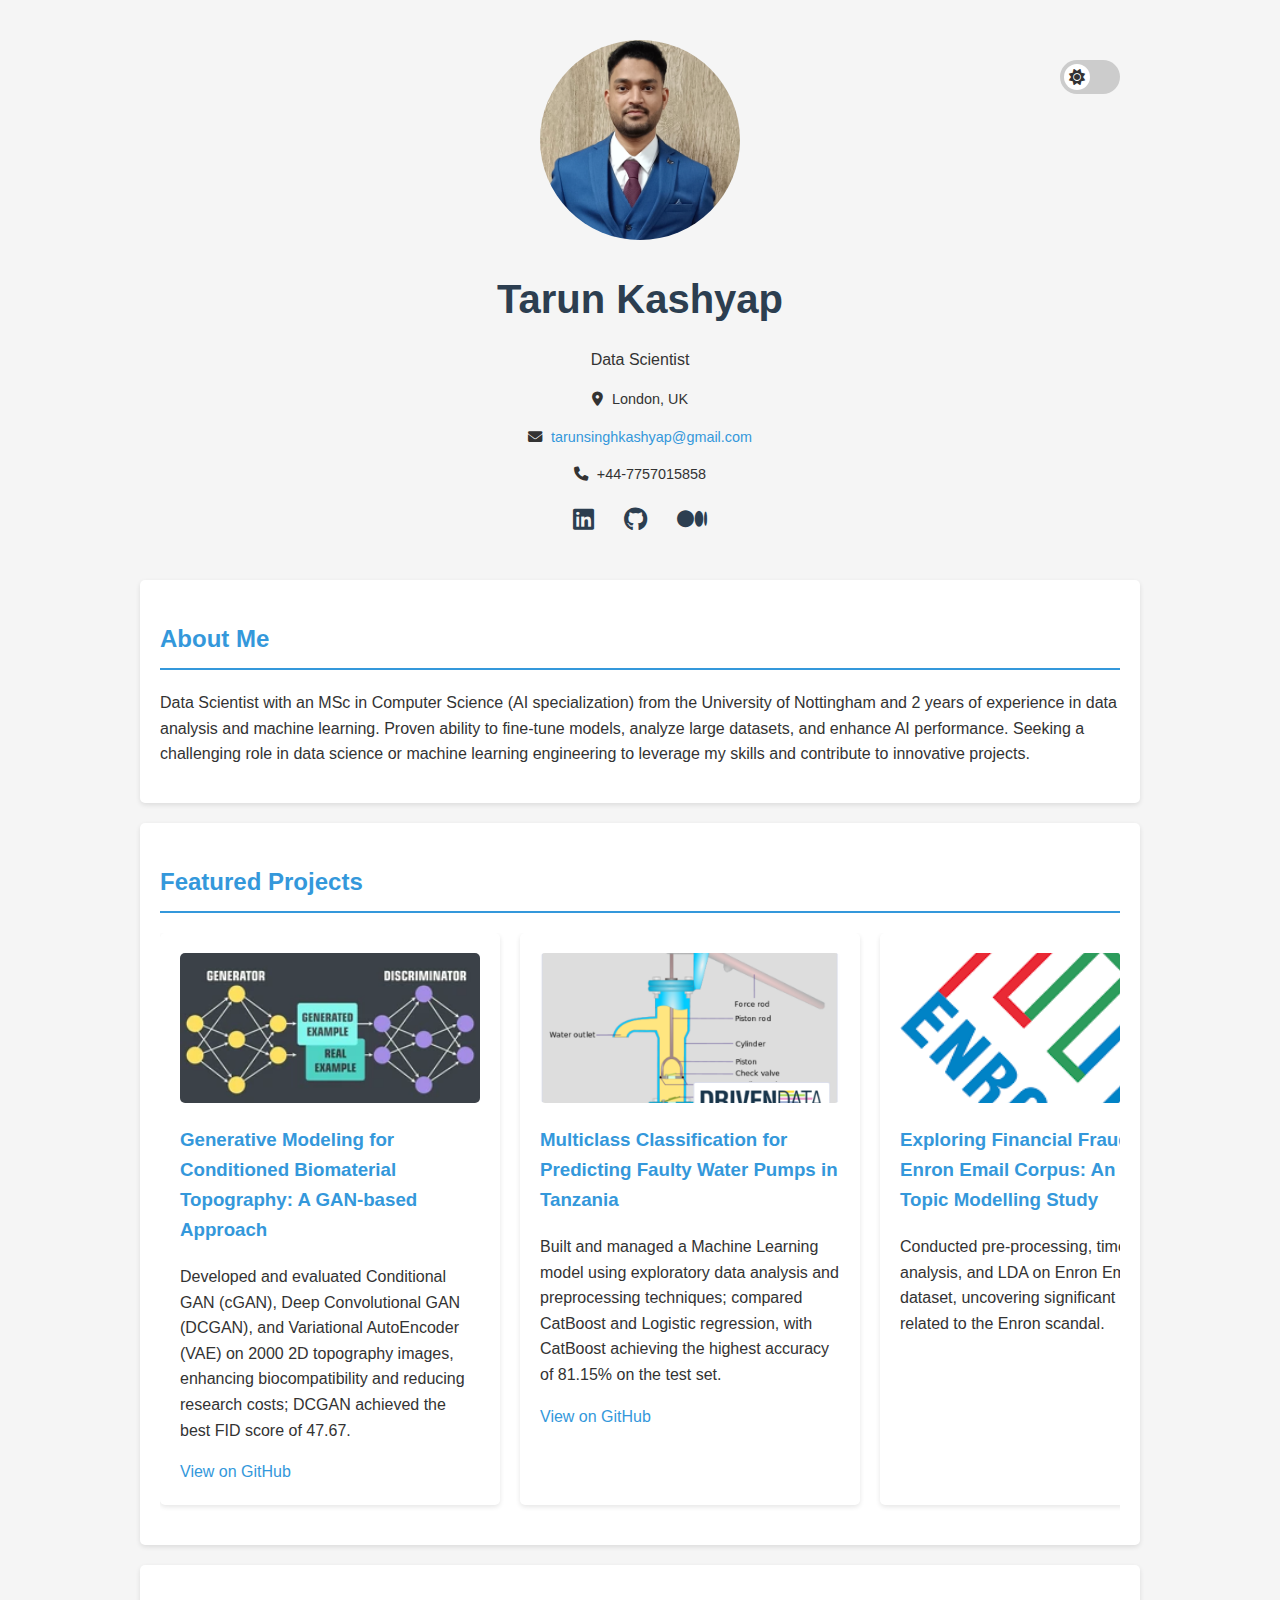
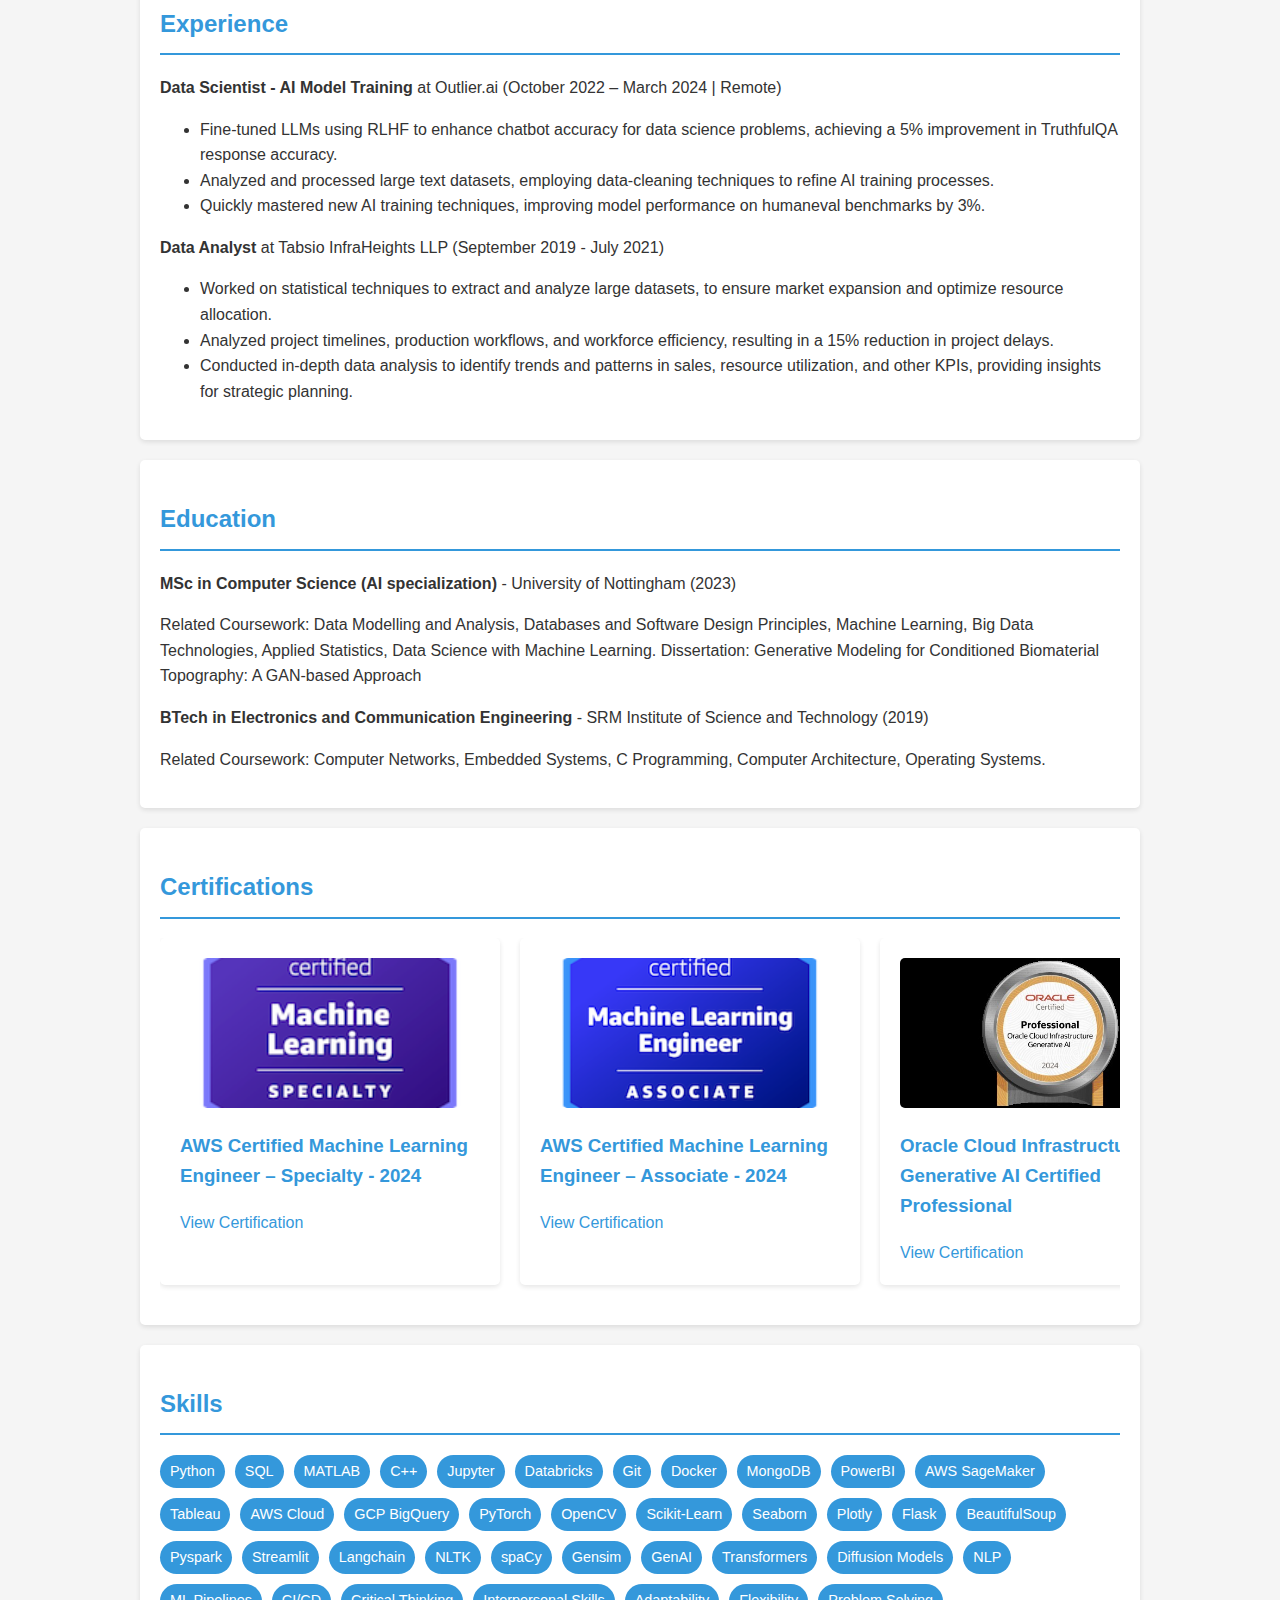
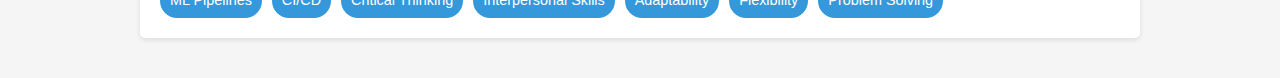
<file: index.html>
<!DOCTYPE html>
<html lang="en">
<head>
  <meta charset="UTF-8">
  <meta name="viewport" content="width=device-width, initial-scale=1.0">
  <title>Tarun Kashyap - Data Scientist</title>
  <link rel="stylesheet" href="../css/styles.css">
  <link rel="stylesheet" href="https://cdnjs.cloudflare.com/ajax/libs/font-awesome/6.1.1/css/all.min.css">
  <script src="../js/scripts.js" defer></script>
</head>
<body>
  <header>
    <div class="theme-switch-wrapper">
      <label class="theme-switch" for="checkbox">
        <input type="checkbox" id="checkbox" />
        <div class="slider round"></div>
      </label>
    </div>
    <img src="html/images/profile-image.png" alt="Tarun Kashyap" class="profile-img">
    <h1>Tarun Kashyap</h1>
    <p>Data Scientist</p>
    <div class="personal-info">
      <p><i class="fas fa-map-marker-alt"></i> London, UK</p>
      <p><i class="fas fa-envelope"></i> <a href="mailto:tarunsinghkashyap@gmail.com">tarunsinghkashyap@gmail.com</a></p>
      <p><i class="fas fa-phone"></i> +44-7757015858</p>
    </div>
    <div class="contact-icons">
      <a href="https://www.linkedin.com/in/tarun-kashyap/" title="LinkedIn"><i class="fab fa-linkedin"></i></a>
      <a href="https://github.com/tarunk42" title="GitHub"><i class="fab fa-github"></i></a>
      <a href="https://medium.com/@tarunsinghkashyap" title="Medium"><i class="fab fa-medium"></i></a>
    </div>
  </header>

  <section class="section">
    <h2>About Me</h2>
    <p>Data Scientist with an MSc in Computer Science (AI specialization) from the University of Nottingham and 2 years of experience in data analysis and machine learning. Proven ability to fine-tune models, analyze large datasets, and enhance AI performance. Seeking a challenging role in data science or machine learning engineering to leverage my skills and contribute to innovative projects.</p>
  </section>

  <section class="section">
    <h2>Featured Projects</h2>
    <div class="projects-container">
      <div class="projects">
        <div class="project">
          <img src="html/images/gan.png" alt="GAN Project" class="project-img">
          <h3>Generative Modeling for Conditioned Biomaterial Topography: A GAN-based Approach</h3>
          <p>Developed and evaluated Conditional GAN (cGAN), Deep Convolutional GAN (DCGAN), and Variational AutoEncoder (VAE) on 2000 2D topography images, enhancing biocompatibility and reducing research costs; DCGAN achieved the best FID score of 47.67.</p>
          <a href="https://github.com/tarunk42/Masters_Dissertation">View on GitHub</a>
        </div>
        <div class="project">
          <img src="html/images/tanzania.png" alt="Water Pump Classification" class="project-img">
          <h3>Multiclass Classification for Predicting Faulty Water Pumps in Tanzania</h3>
          <p>Built and managed a Machine Learning model using exploratory data analysis and preprocessing techniques; compared CatBoost and Logistic regression, with CatBoost achieving the highest accuracy of 81.15% on the test set.</p>
          <a href="https://github.com/tarunk42/Multiclass-Classification-for-Predicting-Faulty-Water-Pumps-in-Tanzania">View on GitHub</a>
        </div>
        <div class="project">
          <img src="html/images/enron.png" alt="Enron Email Analysis" class="project-img">
          <h3>Exploring Financial Fraud in Enron Email Corpus: An LDA Topic Modelling Study</h3>
          <p>Conducted pre-processing, time-series analysis, and LDA on Enron Email dataset, uncovering significant insights related to the Enron scandal.</p>
          <!-- <a href="https://github.com/tarunk42/enron-email-analysis">View on GitHub</a> -->
        </div>
        <div class="project">
          <img src="html/images/h1n1_flu.png" alt="H1N1 Vaccine Prediction" class="project-img">
          <h3>H1N1 and Seasonal Vaccine Prediction</h3>
          <p>Predicted H1N1/seasonal flu vaccine uptake using NCIRD's 2009 U.S. pandemic data, applying data wrangling, preprocessing, and feature engineering techniques. Implemented Logistic Regression and XGBoost models, with XGBoost achieving the best performance with an ROC score of 0.8535.</p>
          <!-- <a href="https://github.com/tarunk42/h1n1-vaccine-prediction">View on GitHub</a> -->
        </div>
      </div>
    </div>
  </section>
  
  <section class="section">
    <h2>Experience</h2>
    <p><strong>Data Scientist - AI Model Training</strong> at Outlier.ai (October 2022 – March 2024 | Remote)</p>
    <ul>
      <li>Fine-tuned LLMs using RLHF to enhance chatbot accuracy for data science problems, achieving a 5% improvement in TruthfulQA response accuracy.</li>
      <li>Analyzed and processed large text datasets, employing data-cleaning techniques to refine AI training processes.</li>
      <li>Quickly mastered new AI training techniques, improving model performance on humaneval benchmarks by 3%.</li>
    </ul>
    <p><strong>Data Analyst</strong> at Tabsio InfraHeights LLP (September 2019 - July 2021)</p>
    <ul>
      <li>Worked on statistical techniques to extract and analyze large datasets, to ensure market expansion and optimize resource allocation.</li>
      <li>Analyzed project timelines, production workflows, and workforce efficiency, resulting in a 15% reduction in project delays.</li>
      <li>Conducted in-depth data analysis to identify trends and patterns in sales, resource utilization, and other KPIs, providing insights for strategic planning.</li>
    </ul>
  </section>

  <section class="section">
    <h2>Education</h2>
    <p><strong>MSc in Computer Science (AI specialization)</strong> - University of Nottingham (2023)</p>
    <p>Related Coursework: Data Modelling and Analysis, Databases and Software Design Principles, Machine Learning, Big Data Technologies, Applied Statistics, Data Science with Machine Learning. Dissertation: Generative Modeling for Conditioned Biomaterial Topography: A GAN-based Approach</p>
    <p><strong>BTech in Electronics and Communication Engineering</strong> - SRM Institute of Science and Technology (2019)</p>
    <p>Related Coursework: Computer Networks, Embedded Systems, C Programming, Computer Architecture, Operating Systems.</p>
  </section>

  <section class="section">
    <h2>Certifications</h2>
    <div class="projects-container">
      <div class="projects">
        <div class="project">
          <img src="html/images/awsml.png" alt="AWS Certification" class="project-img">
          <h3>AWS Certified Machine Learning Engineer – Specialty - 2024</h3>
          <a href="https://www.credly.com/badges/374719dd-ff32-4f3a-9bf5-9cf09446768e/public_url">View Certification</a>
        </div>
        <div class="project">
          <img src="html/images/aws-certified-machine-learning-engineer-associate.png" alt="AWS Certification" class="project-img">
          <h3>AWS Certified Machine Learning Engineer – Associate - 2024</h3>
          <a href="https://www.credly.com/badges/758ed03d-4716-4978-abe8-57dc4838efe6/public_url">View Certification</a>
        </div>
        <div class="project">
          <img src="html/images/certification.jpg" alt="GAN Project" class="project-img">
          <h3>Oracle Cloud Infrastructure 2024 Generative AI Certified Professional</h3>
          <a href="https://catalog-education.oracle.com/pls/certview/sharebadge?id=42A19369B43EAD4795D42077953FCA64D907F205FBCA4A24A3C10E869C2F4BA9">View Certification</a>
        </div>
      </div>
    </div>
  </section>

  <section class="section">
    <h2>Skills</h2>
    <div class="skills">
      <span class="skill">Python</span>
      <span class="skill">SQL</span>
      <span class="skill">MATLAB</span>
      <span class="skill">C++</span>
      <span class="skill">Jupyter</span>
      <span class="skill">Databricks</span>
      <span class="skill">Git</span>
      <span class="skill">Docker</span>
      <span class="skill">MongoDB</span>
      <span class="skill">PowerBI</span>
      <span class="skill">AWS SageMaker</span>
      <span class="skill">Tableau</span>
      <span class="skill">AWS Cloud</span>
      <span class="skill">GCP BigQuery</span>
      <span class="skill">PyTorch</span>
      <span class="skill">OpenCV</span>
      <span class="skill">Scikit-Learn</span>
      <span class="skill">Seaborn</span>
      <span class="skill">Plotly</span>
      <span class="skill">Flask</span>
      <span class="skill">BeautifulSoup</span>
      <span class="skill">Pyspark</span>
      <span class="skill">Streamlit</span>
      <span class="skill">Langchain</span>
      <span class="skill">NLTK</span>
      <span class="skill">spaCy</span>
      <span class="skill">Gensim</span>
      <span class="skill">GenAI</span>
      <span class="skill">Transformers</span>
      <span class="skill">Diffusion Models</span>
      <span class="skill">NLP</span>
      <span class="skill">ML Pipelines</span>
      <span class="skill">CI/CD</span>
      <span class="skill">Critical Thinking</span>
      <span class="skill">Interpersonal Skills</span>
      <span class="skill">Adaptability</span>
      <span class="skill">Flexibility</span>
      <span class="skill">Problem Solving</span>
    </div>
  </section>

  <button id="scroll-to-top" title="Go to top">
    <i class="fas fa-arrow-up"></i>
  </button>

</body>
</html>
</file>
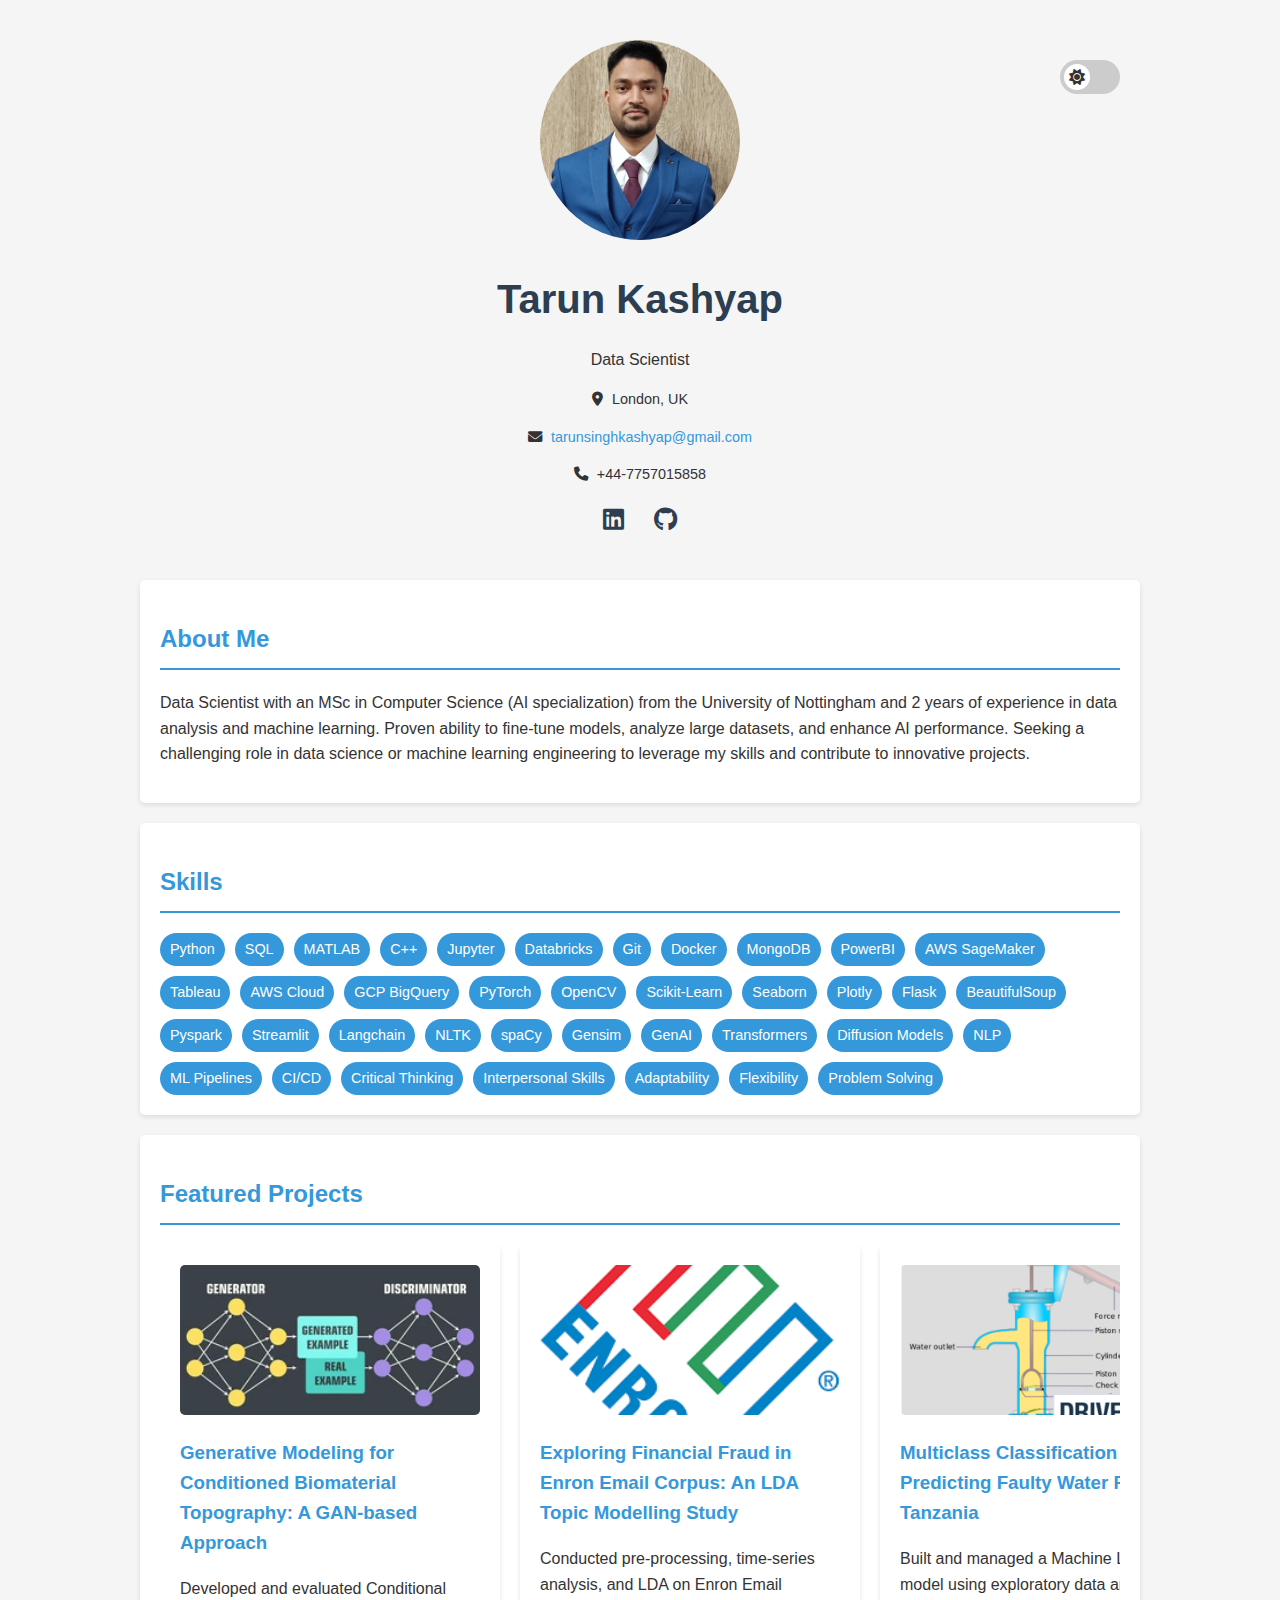
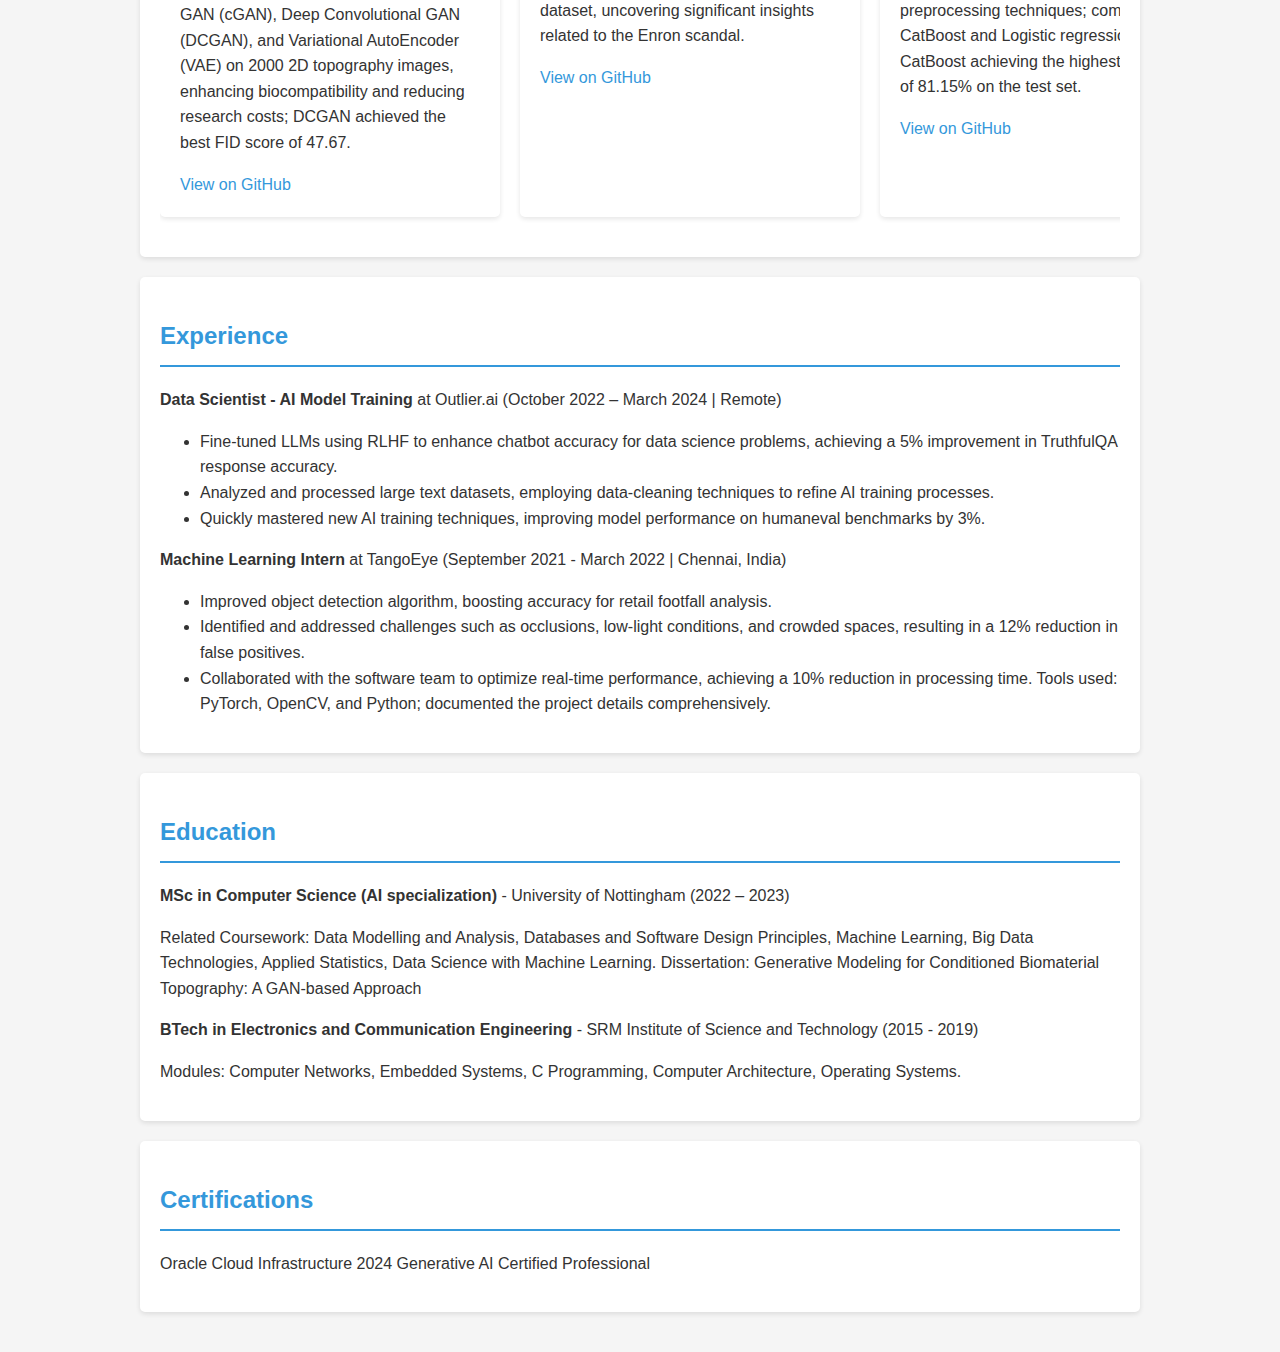
<file: html/index.html>
<!DOCTYPE html>
<html lang="en">
<head>
  <meta charset="UTF-8">
  <meta name="viewport" content="width=device-width, initial-scale=1.0">
  <title>Tarun Kashyap - Data Scientist</title>
  <link rel="stylesheet" href="../css/styles.css">
  <link rel="stylesheet" href="https://cdnjs.cloudflare.com/ajax/libs/font-awesome/6.1.1/css/all.min.css">
  <script src="../js/scripts.js" defer></script>
</head>
<body>
  <header>
    <div class="theme-switch-wrapper">
      <label class="theme-switch" for="checkbox">
        <input type="checkbox" id="checkbox" />
        <div class="slider round"></div>
      </label>
    </div>
    <img src="images/profile-image.png" alt="Tarun Kashyap" class="profile-img">
    <h1>Tarun Kashyap</h1>
    <p>Data Scientist</p>
    <div class="personal-info">
      <p><i class="fas fa-map-marker-alt"></i> London, UK</p>
      <p><i class="fas fa-envelope"></i> <a href="mailto:tarunsinghkashyap@gmail.com">tarunsinghkashyap@gmail.com</a></p>
      <p><i class="fas fa-phone"></i> +44-7757015858</p>
    </div>
    <div class="contact-icons">
      <a href="https://www.linkedin.com/in/tarun-kashyap/" title="LinkedIn"><i class="fab fa-linkedin"></i></a>
      <a href="https://github.com/tarunk42" title="GitHub"><i class="fab fa-github"></i></a>
    </div>
  </header>

  <section class="section">
    <h2>About Me</h2>
    <p>Data Scientist with an MSc in Computer Science (AI specialization) from the University of Nottingham and 2 years of experience in data analysis and machine learning. Proven ability to fine-tune models, analyze large datasets, and enhance AI performance. Seeking a challenging role in data science or machine learning engineering to leverage my skills and contribute to innovative projects.</p>
  </section>

  <section class="section">
    <h2>Skills</h2>
    <div class="skills">
      <span class="skill">Python</span>
      <span class="skill">SQL</span>
      <span class="skill">MATLAB</span>
      <span class="skill">C++</span>
      <span class="skill">Jupyter</span>
      <span class="skill">Databricks</span>
      <span class="skill">Git</span>
      <span class="skill">Docker</span>
      <span class="skill">MongoDB</span>
      <span class="skill">PowerBI</span>
      <span class="skill">AWS SageMaker</span>
      <span class="skill">Tableau</span>
      <span class="skill">AWS Cloud</span>
      <span class="skill">GCP BigQuery</span>
      <span class="skill">PyTorch</span>
      <span class="skill">OpenCV</span>
      <span class="skill">Scikit-Learn</span>
      <span class="skill">Seaborn</span>
      <span class="skill">Plotly</span>
      <span class="skill">Flask</span>
      <span class="skill">BeautifulSoup</span>
      <span class="skill">Pyspark</span>
      <span class="skill">Streamlit</span>
      <span class="skill">Langchain</span>
      <span class="skill">NLTK</span>
      <span class="skill">spaCy</span>
      <span class="skill">Gensim</span>
      <span class="skill">GenAI</span>
      <span class="skill">Transformers</span>
      <span class="skill">Diffusion Models</span>
      <span class="skill">NLP</span>
      <span class="skill">ML Pipelines</span>
      <span class="skill">CI/CD</span>
      <span class="skill">Critical Thinking</span>
      <span class="skill">Interpersonal Skills</span>
      <span class="skill">Adaptability</span>
      <span class="skill">Flexibility</span>
      <span class="skill">Problem Solving</span>
    </div>
  </section>

  <section class="section">
    <h2>Featured Projects</h2>
    <div class="projects-container">
      <div class="projects">
        <div class="project">
          <img src="images/gan.png" alt="GAN Project" class="project-img">
          <h3>Generative Modeling for Conditioned Biomaterial Topography: A GAN-based Approach</h3>
          <p>Developed and evaluated Conditional GAN (cGAN), Deep Convolutional GAN (DCGAN), and Variational AutoEncoder (VAE) on 2000 2D topography images, enhancing biocompatibility and reducing research costs; DCGAN achieved the best FID score of 47.67.</p>
          <a href="https://github.com/tarunk42/gan-project">View on GitHub</a>
        </div>
        <div class="project">
          <img src="images/enron.png" alt="Enron Email Analysis" class="project-img">
          <h3>Exploring Financial Fraud in Enron Email Corpus: An LDA Topic Modelling Study</h3>
          <p>Conducted pre-processing, time-series analysis, and LDA on Enron Email dataset, uncovering significant insights related to the Enron scandal.</p>
          <a href="https://github.com/tarunk42/enron-email-analysis">View on GitHub</a>
        </div>
        <div class="project">
          <img src="images/tanzania.png" alt="Water Pump Classification" class="project-img">
          <h3>Multiclass Classification for Predicting Faulty Water Pumps in Tanzania</h3>
          <p>Built and managed a Machine Learning model using exploratory data analysis and preprocessing techniques; compared CatBoost and Logistic regression, with CatBoost achieving the highest accuracy of 81.15% on the test set.</p>
          <a href="https://github.com/tarunk42/water-pump-classification">View on GitHub</a>
        </div>
        <div class="project">
          <img src="images/h1n1_flu.png" alt="H1N1 Vaccine Prediction" class="project-img">
          <h3>H1N1 and Seasonal Vaccine Prediction</h3>
          <p>Predicted H1N1/seasonal flu vaccine uptake using NCIRD's 2009 U.S. pandemic data, applying data wrangling, preprocessing, and feature engineering techniques. Implemented Logistic Regression and XGBoost models, with XGBoost achieving the best performance with an ROC score of 0.8535.</p>
          <a href="https://github.com/tarunk42/h1n1-vaccine-prediction">View on GitHub</a>
        </div>
      </div>
    </div>
  </section>
  
  <section class="section">
    <h2>Experience</h2>
    <p><strong>Data Scientist - AI Model Training</strong> at Outlier.ai (October 2022 – March 2024 | Remote)</p>
    <ul>
      <li>Fine-tuned LLMs using RLHF to enhance chatbot accuracy for data science problems, achieving a 5% improvement in TruthfulQA response accuracy.</li>
      <li>Analyzed and processed large text datasets, employing data-cleaning techniques to refine AI training processes.</li>
      <li>Quickly mastered new AI training techniques, improving model performance on humaneval benchmarks by 3%.</li>
    </ul>
    <p><strong>Machine Learning Intern</strong> at TangoEye (September 2021 - March 2022 | Chennai, India)</p>
    <ul>
      <li>Improved object detection algorithm, boosting accuracy for retail footfall analysis.</li>
      <li>Identified and addressed challenges such as occlusions, low-light conditions, and crowded spaces, resulting in a 12% reduction in false positives.</li>
      <li>Collaborated with the software team to optimize real-time performance, achieving a 10% reduction in processing time. Tools used: PyTorch, OpenCV, and Python; documented the project details comprehensively.</li>
    </ul>
  </section>

  <section class="section">
    <h2>Education</h2>
    <p><strong>MSc in Computer Science (AI specialization)</strong> - University of Nottingham (2022 – 2023)</p>
    <p>Related Coursework: Data Modelling and Analysis, Databases and Software Design Principles, Machine Learning, Big Data Technologies, Applied Statistics, Data Science with Machine Learning. Dissertation: Generative Modeling for Conditioned Biomaterial Topography: A GAN-based Approach</p>
    <p><strong>BTech in Electronics and Communication Engineering</strong> - SRM Institute of Science and Technology (2015 - 2019)</p>
    <p>Modules: Computer Networks, Embedded Systems, C Programming, Computer Architecture, Operating Systems.</p>
  </section>

  <section class="section">
    <h2>Certifications</h2>
    <p>Oracle Cloud Infrastructure 2024 Generative AI Certified Professional</p>
  </section>

  <button id="scroll-to-top" title="Go to top">
    <i class="fas fa-arrow-up"></i>
  </button>

</body>
</html>
</file>
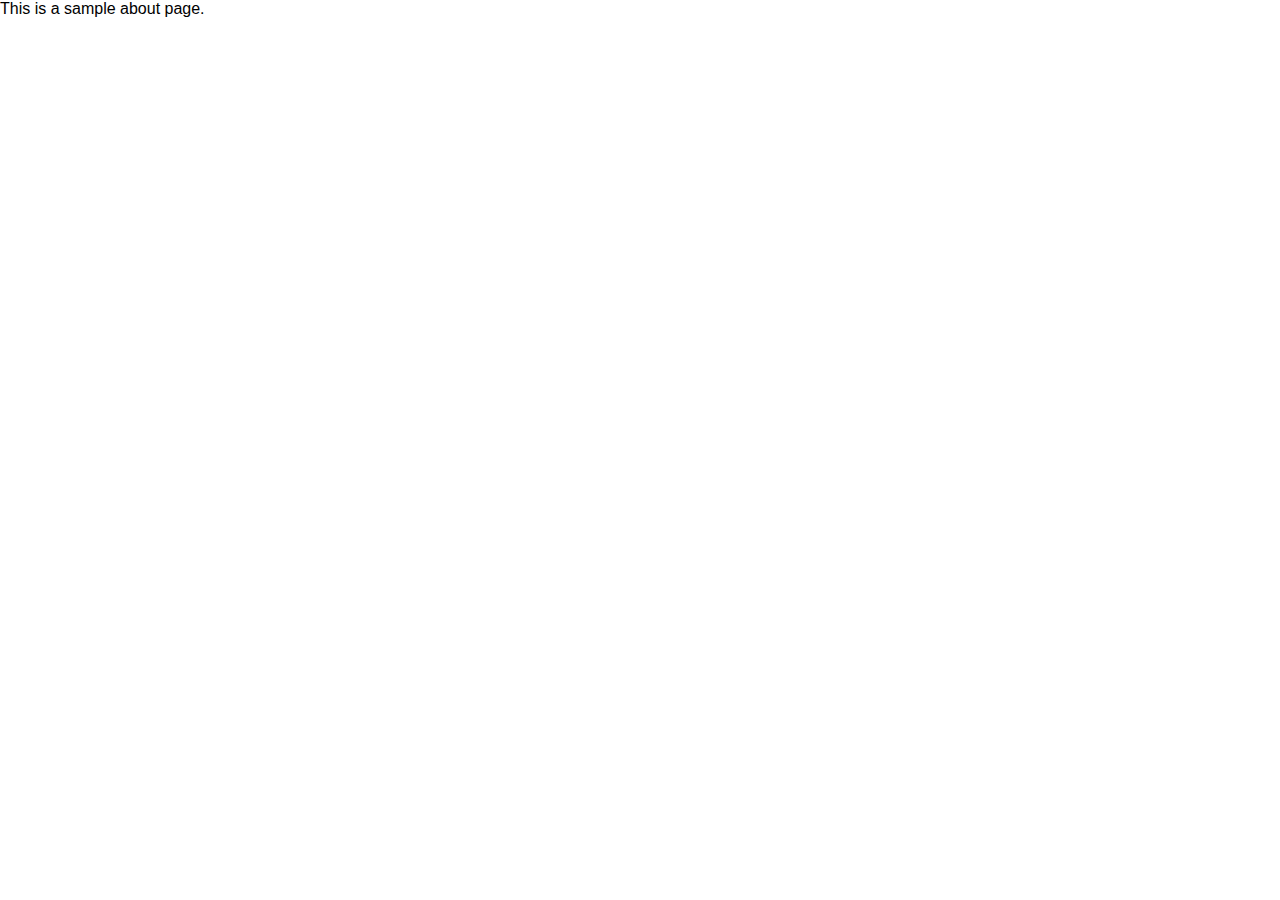
<file: about.html>
<html>
<head>
    <meta http-equiv="Content-Type" content="text/html; charset=utf-8">
	<style type="text/css">
	html {
		margin: 0px;
		padding: 0px;
	}

	body {
		font-family: Calibri, Arial, Sans;
		margin: 0px;
		padding: 0px;
	}

	label {
		background: #FFFFEE;
		border: 1px solid black;
	}

	a {
		color: #223388;
	}

	iframe {
		border: none;
	}

	a:active {
		color: #223388;
	}

	a:visited {
		color: #223388;
	}

	h1 {
		font-size: 14pt;
		border-bottom: 1px solid black;
	}
	</style>
</head>
<body>
<p>This is a sample about page.</p>
</body>
</html>
</file>
<file: css/styles.css>
:root {
  --bg-color: #f5f5f5;
  --text-color: #333;
  --header-color: #2c3e50;
  --accent-color: #3498db;
  --section-bg: white;
  --shadow-color: rgba(0,0,0,0.1);
}
body {
  font-family: 'Roboto', sans-serif;
  line-height: 1.6;
  color: var(--text-color);
  max-width: 1000px;
  margin: 0 auto;
  padding: 20px;
  background-color: var(--bg-color);
  transition: background-color 0.3s, color 0.3s;
}
body.dark-theme {
  --bg-color: #1a1a1a;
  --text-color: #f5f5f5;
  --header-color: #ecf0f1;
  --accent-color: #3498db;
  --section-bg: #2c3e50;
  --shadow-color: rgba(255,255,255,0.1);
}
header {
  text-align: center;
  margin-bottom: 40px;
  position: relative;
}
h1 {
  color: var(--header-color);
  font-size: 2.5em;
  margin-bottom: 10px;
}
h2 {
  color: var(--accent-color);
  border-bottom: 2px solid var(--accent-color);
  padding-bottom: 10px;
}
.profile-img {
  width: 200px;
  height: 200px;
  border-radius: 50%;
  margin: 20px auto;
  display: block;
  object-fit: cover;
}
.section {
  background-color: var(--section-bg);
  padding: 20px;
  margin-bottom: 20px;
  border-radius: 5px;
  box-shadow: 0 2px 5px var(--shadow-color);
}
.skills {
  display: flex;
  flex-wrap: wrap;
  gap: 10px;
}
.skill {
  background-color: var(--accent-color);
  color: white;
  padding: 5px 10px;
  border-radius: 20px;
  font-size: 0.9em;
}
.projects-container {
  overflow-x: auto;
  padding-bottom: 20px;
}
.projects {
  display: flex;
  gap: 20px;
  width: max-content;
}
.project {
  background-color: var(--section-bg);
  border-radius: 5px;
  box-shadow: 0 2px 5px var(--shadow-color);
  padding: 20px;
  transition: transform 0.3s ease;
  width: 300px;
  flex-shrink: 0;
}
.project:hover {
  transform: translateY(-5px);
}
.project h3 {
  color: var(--accent-color);
  margin-top: 0;
}
.project-img {
  width: 100%;
  height: 150px;
  object-fit: cover;
  border-radius: 5px;
  margin-bottom: 15px;
}
a {
  color: var(--accent-color);
  text-decoration: none;
}
a:hover {
  text-decoration: underline;
}
.contact-icons {
  display: flex;
  justify-content: center;
  gap: 30px;
  margin-top: 15px;
}
.contact-icons a {
  color: var(--header-color);
  font-size: 1.5em;
  transition: color 0.3s ease;
}
.contact-icons a:hover {
  color: var(--accent-color);
}
.personal-info {
  font-size: 0.9em;
  color: var(--text-color);
  margin-top: 5px;
}
.personal-info i {
  margin-right: 5px;
}
.theme-switch-wrapper {
  position: absolute;
  top: 20px;
  right: 20px;
  display: flex;
  align-items: center;
}
.theme-switch {
  display: inline-block;
  height: 34px;
  position: relative;
  width: 60px;
}
.theme-switch input {
  display:none;
}
.slider {
  background-color: #ccc;
  bottom: 0;
  cursor: pointer;
  left: 0;
  position: absolute;
  right: 0;
  top: 0;
  transition: .4s;
}
.slider:before {
  background-color: #fff;
  bottom: 4px;
  content: "\f185";
  font-family: 'Font Awesome 5 Free';
  font-weight: 900;
  height: 26px;
  left: 4px;
  line-height: 26px;
  position: absolute;
  text-align: center;
  transition: .4s;
  width: 26px;
}
input:checked + .slider {
  background-color: var(--accent-color);
}
input:checked + .slider:before {
  transform: translateX(26px);
  content: "\f186";
}
.slider.round {
  border-radius: 34px;
}
.slider.round:before {
  border-radius: 50%;
}
#scroll-to-top {
  position: fixed;
  bottom: 20px;
  right: 20px;
  background-color: var(--accent-color);
  color: white;
  border: none;
  border-radius: 50%;
  width: 50px;
  height: 50px;
  font-size: 24px;
  cursor: pointer;
  display: none;
  transition: opacity 0.3s, visibility 0.3s;
  opacity: 0;
  visibility: hidden;
  z-index: 1000;
}
#scroll-to-top:hover {
  background-color: #2980b9;
}
#scroll-to-top.visible {
  display: block;
  opacity: 1;
  visibility: visible;
}
</file>
